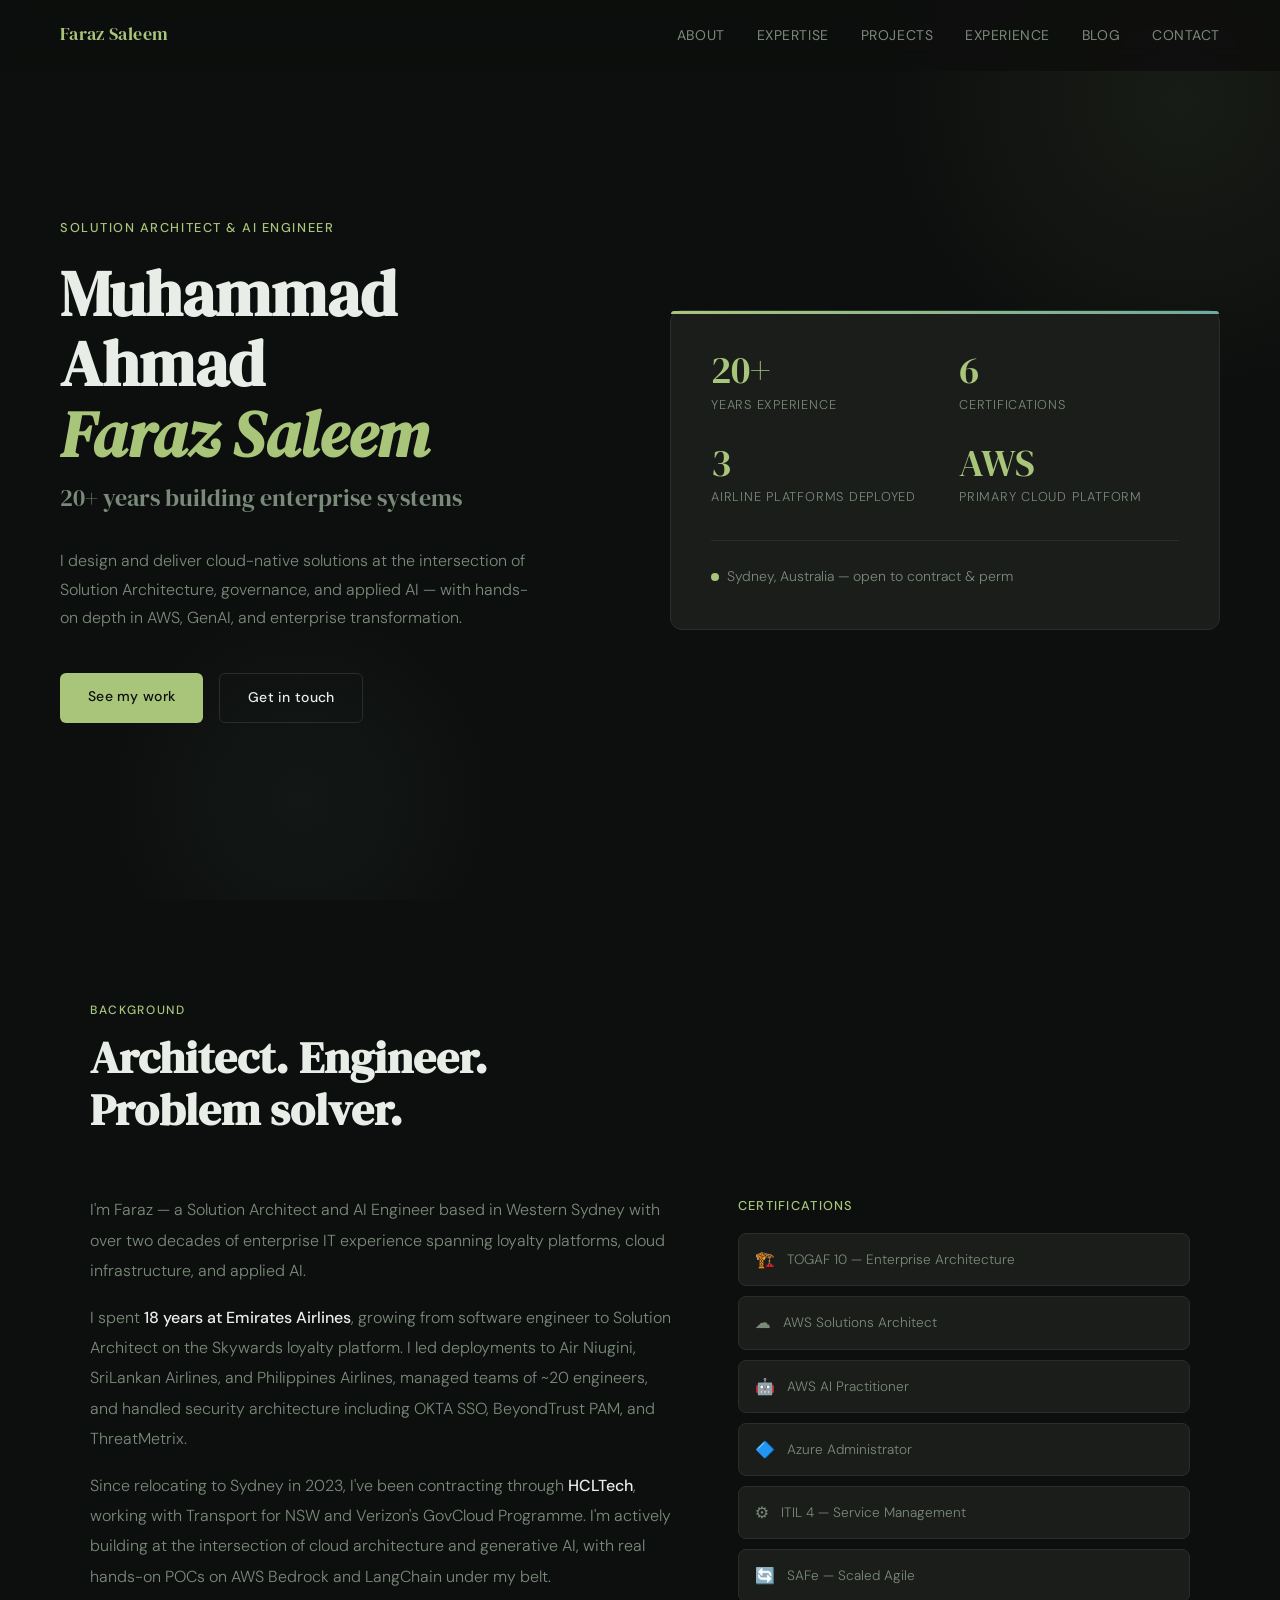
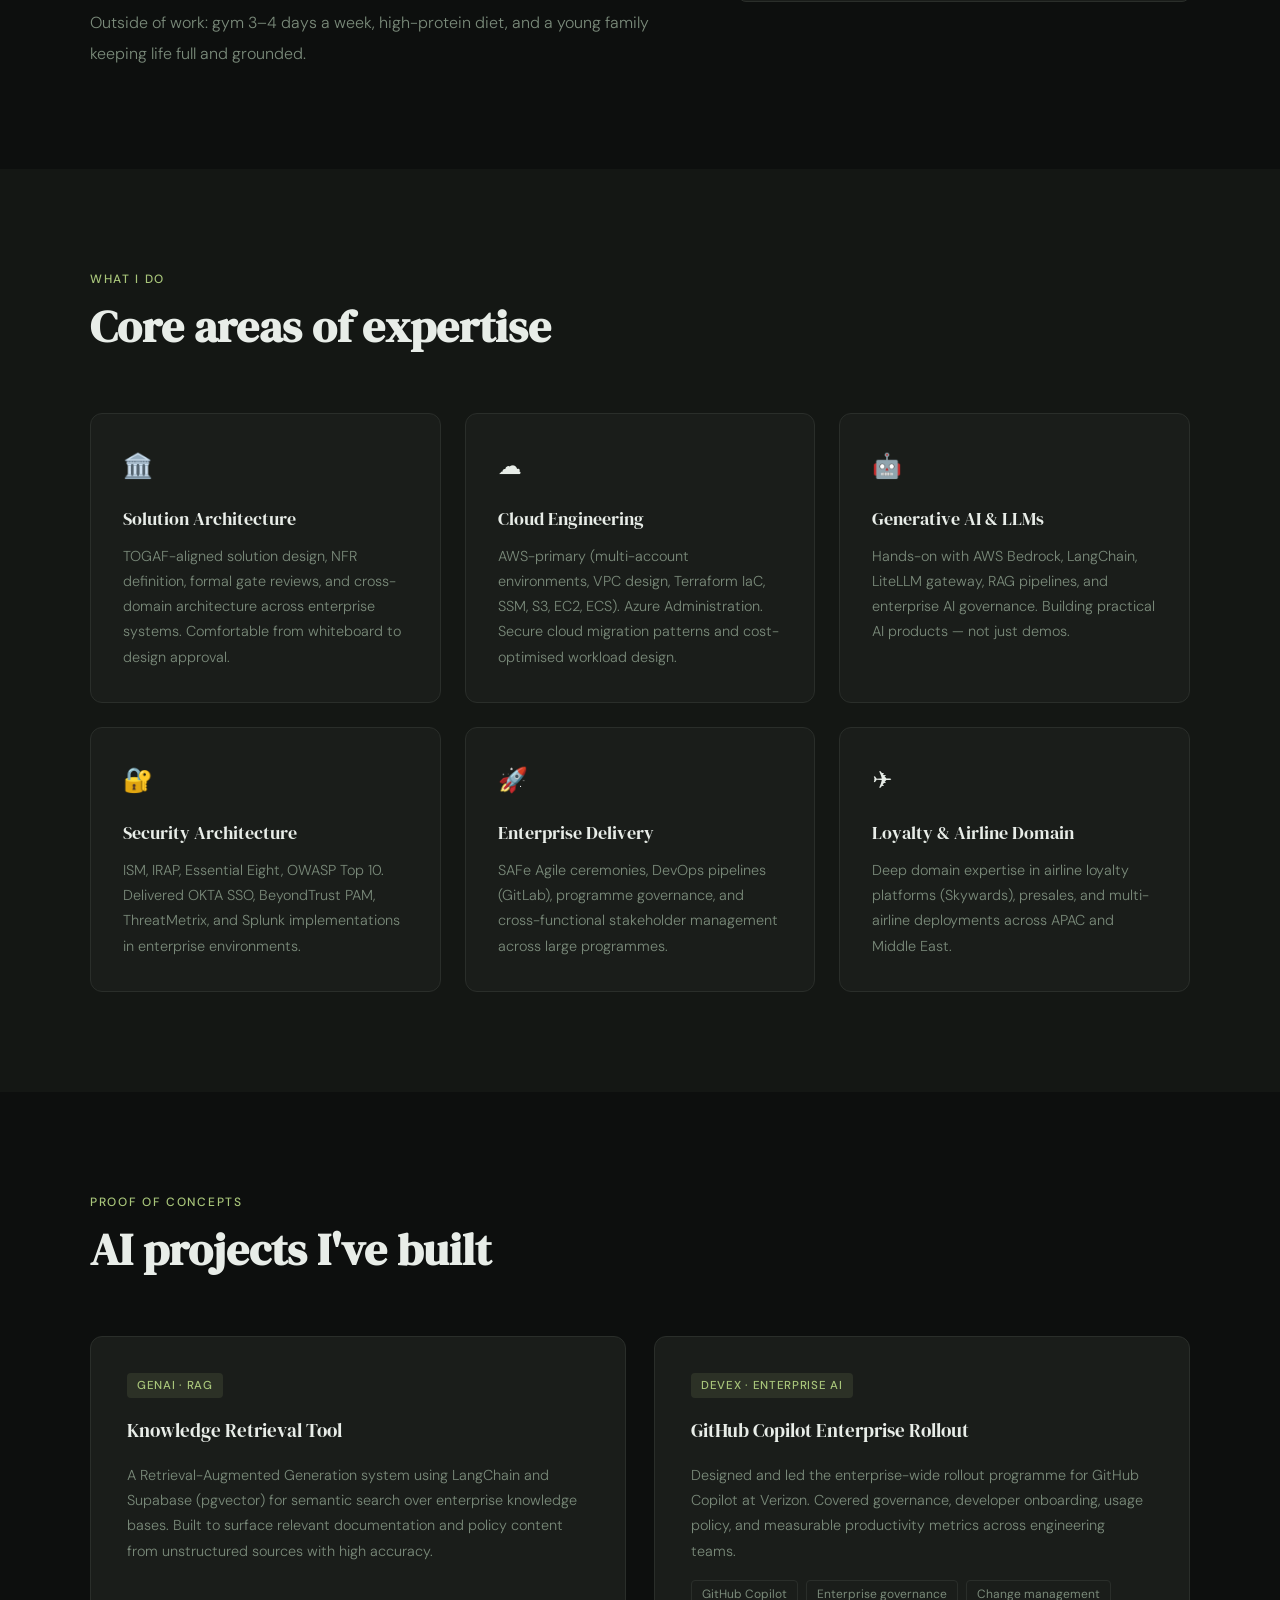
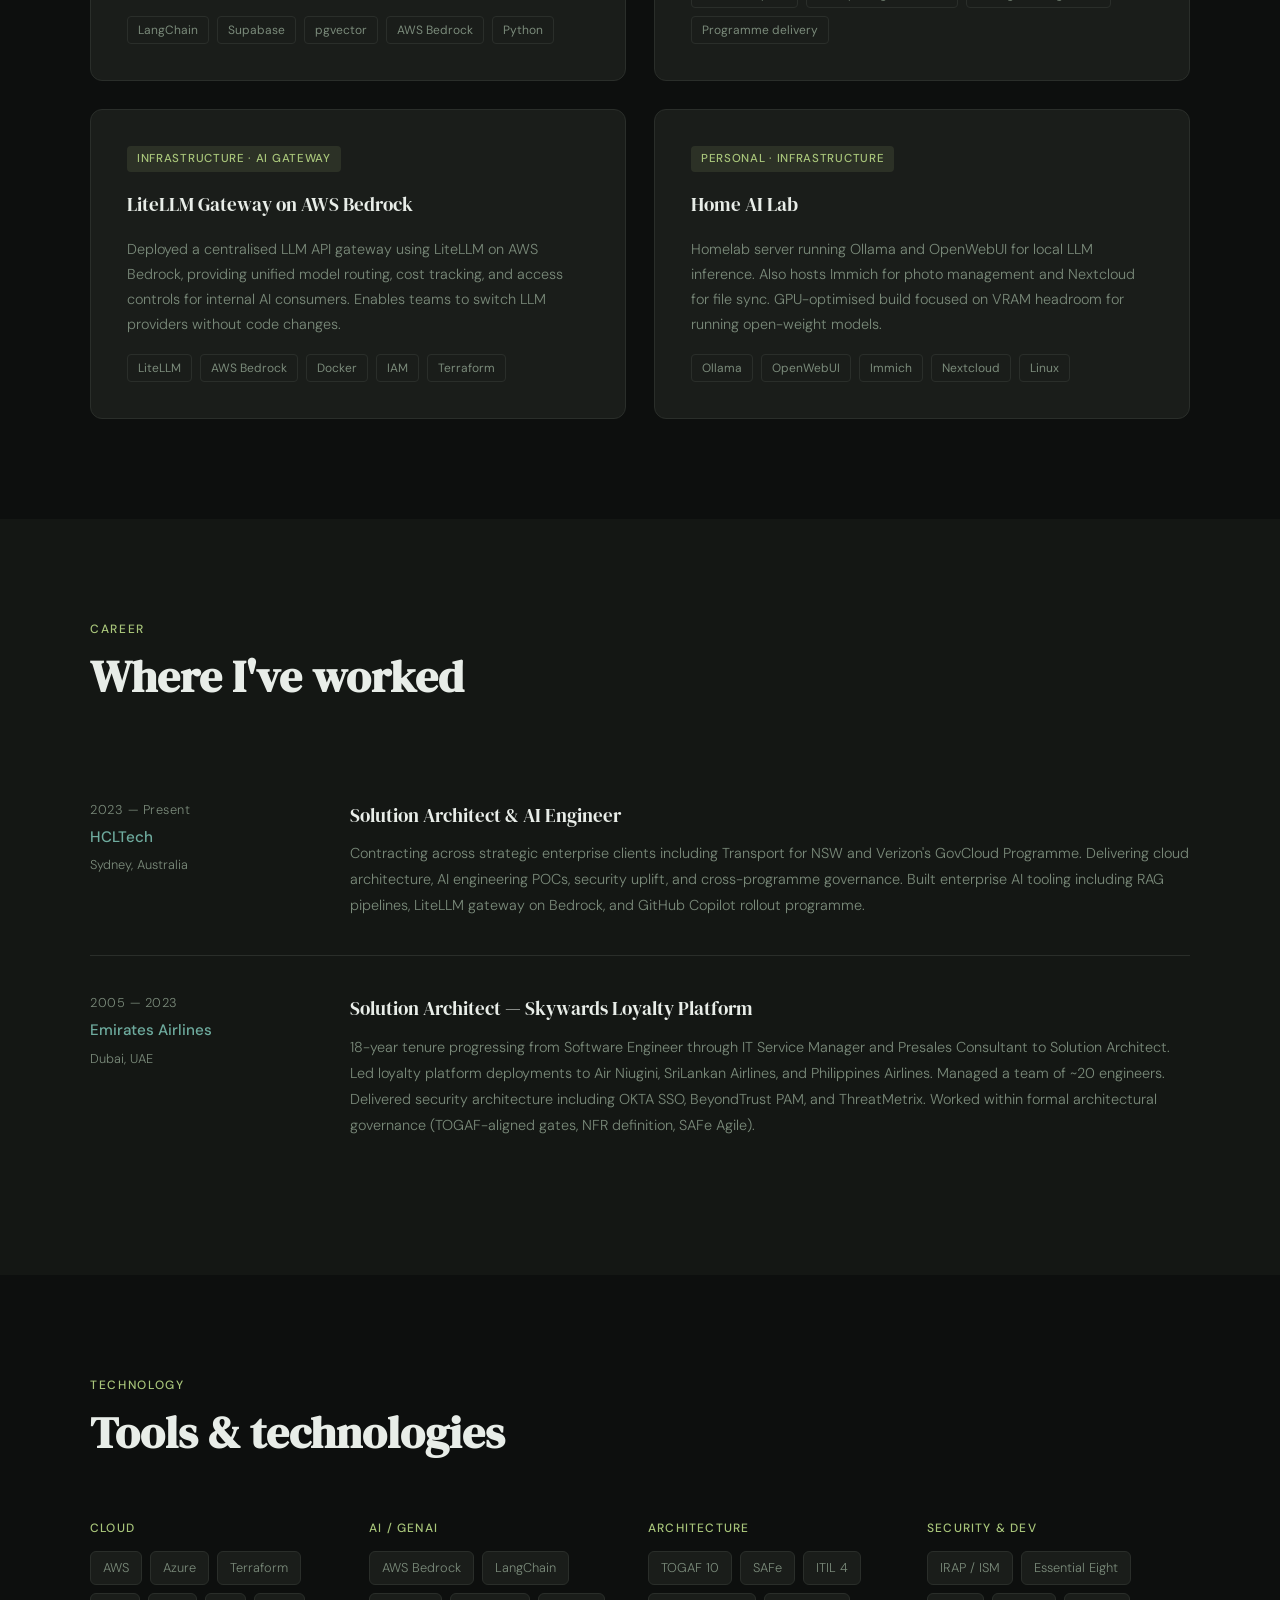
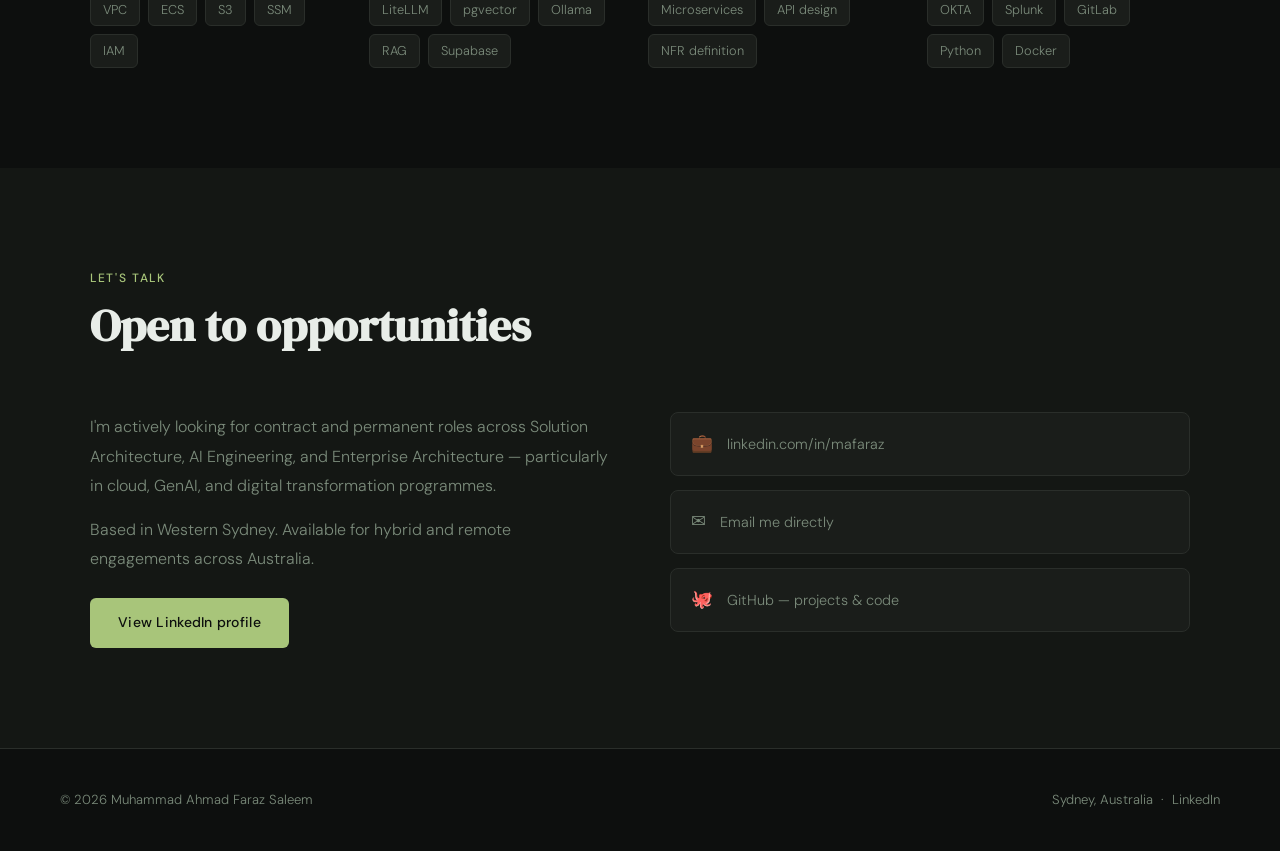
<file: index.html>
<!DOCTYPE html>
<html lang="en">
<head>
<meta charset="UTF-8">
<meta name="viewport" content="width=device-width, initial-scale=1.0">
<title>Faraz Saleem — Solution Architect & AI Engineer</title>
<link rel="preconnect" href="https://fonts.googleapis.com">
<link rel="preconnect" href="https://fonts.gstatic.com" crossorigin>
<link href="https://fonts.googleapis.com/css2?family=DM+Serif+Display:ital@0;1&family=DM+Sans:wght@300;400;500&display=swap" rel="stylesheet">
<style>
  *, *::before, *::after { box-sizing: border-box; margin: 0; padding: 0; }

  :root {
    --bg:       #0d0f0e;
    --bg2:      #141714;
    --surface:  #1a1d1a;
    --border:   #2a2e2a;
    --text:     #e8ede8;
    --muted:    #7a8a7a;
    --accent:   #a8c57a;
    --accent2:  #6eab9e;
    --warm:     #c9a96e;
    --radius:   12px;
    --serif:    'DM Serif Display', Georgia, serif;
    --sans:     'DM Sans', system-ui, sans-serif;
  }

  html { scroll-behavior: smooth; }

  body {
    background: var(--bg);
    color: var(--text);
    font-family: var(--sans);
    font-size: 16px;
    line-height: 1.7;
    font-weight: 300;
  }

  /* ── NAV ── */
  nav {
    position: fixed; top: 0; left: 0; right: 0; z-index: 100;
    display: flex; justify-content: space-between; align-items: center;
    padding: 20px 60px;
    background: rgba(13,15,14,0.85);
    backdrop-filter: blur(12px);
    border-bottom: 1px solid transparent;
    transition: border-color 0.3s;
  }
  nav.scrolled { border-color: var(--border); }
  .nav-logo {
    font-family: var(--serif);
    font-size: 1.1rem;
    letter-spacing: 0.02em;
    color: var(--accent);
    text-decoration: none;
  }
  .nav-links { display: flex; gap: 32px; list-style: none; }
  .nav-links a {
    color: var(--muted);
    text-decoration: none;
    font-size: 0.875rem;
    font-weight: 400;
    letter-spacing: 0.04em;
    text-transform: uppercase;
    transition: color 0.2s;
  }
  .nav-links a:hover { color: var(--text); }

  /* ── HERO ── */
  .hero {
    min-height: 100vh;
    display: grid;
    grid-template-columns: 1fr 1fr;
    align-items: center;
    padding: 120px 60px 80px;
    gap: 60px;
    position: relative;
    overflow: hidden;
  }
  .hero::before {
    content: '';
    position: absolute;
    top: -200px; right: -200px;
    width: 600px; height: 600px;
    background: radial-gradient(circle, rgba(168,197,122,0.07) 0%, transparent 70%);
    pointer-events: none;
  }
  .hero::after {
    content: '';
    position: absolute;
    bottom: -100px; left: 100px;
    width: 400px; height: 400px;
    background: radial-gradient(circle, rgba(110,171,158,0.06) 0%, transparent 70%);
    pointer-events: none;
  }

  .hero-text { position: relative; z-index: 1; }
  .hero-eyebrow {
    font-size: 0.8rem;
    letter-spacing: 0.12em;
    text-transform: uppercase;
    color: var(--accent);
    font-weight: 500;
    margin-bottom: 20px;
    opacity: 0;
    animation: fadeUp 0.6s ease forwards 0.1s;
  }
  .hero-name {
    font-family: var(--serif);
    font-size: clamp(2.8rem, 5vw, 4.2rem);
    line-height: 1.1;
    color: var(--text);
    margin-bottom: 8px;
    opacity: 0;
    animation: fadeUp 0.6s ease forwards 0.2s;
  }
  .hero-name em {
    font-style: italic;
    color: var(--accent);
  }
  .hero-title {
    font-family: var(--serif);
    font-size: clamp(1.1rem, 2vw, 1.5rem);
    color: var(--muted);
    font-weight: 400;
    margin-bottom: 28px;
    opacity: 0;
    animation: fadeUp 0.6s ease forwards 0.3s;
  }
  .hero-desc {
    color: var(--muted);
    font-size: 1rem;
    max-width: 480px;
    line-height: 1.8;
    margin-bottom: 40px;
    opacity: 0;
    animation: fadeUp 0.6s ease forwards 0.4s;
  }
  .hero-ctas {
    display: flex; gap: 16px; flex-wrap: wrap;
    opacity: 0;
    animation: fadeUp 0.6s ease forwards 0.5s;
  }
  .btn {
    display: inline-block;
    padding: 12px 28px;
    border-radius: 6px;
    font-family: var(--sans);
    font-size: 0.875rem;
    font-weight: 500;
    text-decoration: none;
    letter-spacing: 0.02em;
    transition: all 0.2s;
    cursor: pointer;
  }
  .btn-primary {
    background: var(--accent);
    color: #0d0f0e;
  }
  .btn-primary:hover { background: #bdd98e; transform: translateY(-1px); }
  .btn-outline {
    border: 1px solid var(--border);
    color: var(--text);
    background: transparent;
  }
  .btn-outline:hover { border-color: var(--accent); color: var(--accent); transform: translateY(-1px); }

  /* Hero right — stats card */
  .hero-card {
    background: var(--surface);
    border: 1px solid var(--border);
    border-radius: var(--radius);
    padding: 40px;
    position: relative;
    z-index: 1;
    opacity: 0;
    animation: fadeUp 0.7s ease forwards 0.5s;
  }
  .hero-card::before {
    content: '';
    position: absolute; top: 0; left: 0; right: 0;
    height: 3px;
    background: linear-gradient(90deg, var(--accent), var(--accent2));
    border-radius: var(--radius) var(--radius) 0 0;
  }
  .stats-grid {
    display: grid; grid-template-columns: 1fr 1fr; gap: 28px;
    margin-bottom: 32px;
  }
  .stat-item {}
  .stat-num {
    font-family: var(--serif);
    font-size: 2.4rem;
    color: var(--accent);
    line-height: 1;
    margin-bottom: 4px;
  }
  .stat-label { font-size: 0.8rem; color: var(--muted); text-transform: uppercase; letter-spacing: 0.06em; }
  .location-badge {
    display: flex; align-items: center; gap: 8px;
    color: var(--muted); font-size: 0.875rem;
    padding-top: 24px;
    border-top: 1px solid var(--border);
  }
  .dot { width: 8px; height: 8px; border-radius: 50%; background: var(--accent); flex-shrink: 0; animation: pulse 2s ease-in-out infinite; }

  @keyframes pulse { 0%,100%{ opacity:1; transform:scale(1); } 50%{ opacity:0.5; transform:scale(0.85); } }
  @keyframes fadeUp { from{ opacity:0; transform:translateY(18px); } to{ opacity:1; transform:translateY(0); } }

  /* ── SECTIONS ── */
  section { padding: 100px 60px; }
  .section-inner { max-width: 1100px; margin: 0 auto; }
  .section-label {
    font-size: 0.75rem;
    letter-spacing: 0.14em;
    text-transform: uppercase;
    color: var(--accent);
    font-weight: 500;
    margin-bottom: 12px;
  }
  .section-heading {
    font-family: var(--serif);
    font-size: clamp(2rem, 3.5vw, 2.8rem);
    color: var(--text);
    margin-bottom: 60px;
    line-height: 1.15;
  }

  /* ── ABOUT ── */
  .about-grid {
    display: grid;
    grid-template-columns: 1.3fr 1fr;
    gap: 60px;
    align-items: start;
  }
  .about-body { color: var(--muted); line-height: 1.9; }
  .about-body p + p { margin-top: 16px; }
  .about-body strong { color: var(--text); font-weight: 500; }
  .certs-list { display: flex; flex-direction: column; gap: 10px; }
  .cert-item {
    display: flex; align-items: center; gap: 12px;
    background: var(--surface);
    border: 1px solid var(--border);
    border-radius: 8px;
    padding: 12px 16px;
    font-size: 0.85rem;
    color: var(--muted);
    transition: border-color 0.2s;
  }
  .cert-item:hover { border-color: var(--accent2); }
  .cert-icon { font-size: 1rem; flex-shrink: 0; }

  /* ── EXPERTISE ── */
  #expertise { background: var(--bg2); }
  .expertise-grid { display: grid; grid-template-columns: repeat(3, 1fr); gap: 24px; }
  .expertise-card {
    background: var(--surface);
    border: 1px solid var(--border);
    border-radius: var(--radius);
    padding: 32px;
    transition: border-color 0.25s, transform 0.25s;
  }
  .expertise-card:hover { border-color: var(--accent2); transform: translateY(-3px); }
  .expertise-icon {
    font-size: 1.5rem;
    margin-bottom: 16px;
  }
  .expertise-title {
    font-family: var(--serif);
    font-size: 1.15rem;
    color: var(--text);
    margin-bottom: 10px;
  }
  .expertise-desc { font-size: 0.9rem; color: var(--muted); line-height: 1.75; }

  /* ── PROJECTS ── */
  .projects-grid { display: grid; grid-template-columns: repeat(2, 1fr); gap: 28px; }
  .project-card {
    background: var(--surface);
    border: 1px solid var(--border);
    border-radius: var(--radius);
    padding: 36px;
    display: flex; flex-direction: column; gap: 16px;
    transition: border-color 0.25s, transform 0.25s;
    position: relative; overflow: hidden;
  }
  .project-card::after {
    content: '';
    position: absolute; top: 0; left: 0; right: 0;
    height: 2px;
    background: linear-gradient(90deg, var(--accent), var(--accent2));
    opacity: 0;
    transition: opacity 0.25s;
  }
  .project-card:hover { border-color: var(--accent); transform: translateY(-3px); }
  .project-card:hover::after { opacity: 1; }
  .project-tag {
    display: inline-block;
    padding: 3px 10px;
    border-radius: 4px;
    font-size: 0.72rem;
    font-weight: 500;
    letter-spacing: 0.06em;
    text-transform: uppercase;
    background: rgba(168,197,122,0.12);
    color: var(--accent);
    width: fit-content;
  }
  .project-title { font-family: var(--serif); font-size: 1.2rem; color: var(--text); }
  .project-desc { font-size: 0.9rem; color: var(--muted); line-height: 1.75; flex: 1; }
  .project-stack { display: flex; flex-wrap: wrap; gap: 8px; }
  .stack-pill {
    padding: 3px 10px;
    border-radius: 4px;
    border: 1px solid var(--border);
    font-size: 0.75rem;
    color: var(--muted);
    font-weight: 400;
  }

  /* ── EXPERIENCE ── */
  #experience { background: var(--bg2); }
  .timeline { display: flex; flex-direction: column; gap: 0; }
  .timeline-item {
    display: grid;
    grid-template-columns: 220px 1fr;
    gap: 40px;
    padding: 36px 0;
    border-bottom: 1px solid var(--border);
    position: relative;
  }
  .timeline-item:last-child { border-bottom: none; }
  .timeline-meta { }
  .timeline-period { font-size: 0.8rem; color: var(--muted); letter-spacing: 0.04em; margin-bottom: 4px; }
  .timeline-org { font-size: 0.95rem; color: var(--accent2); font-weight: 500; }
  .timeline-location { font-size: 0.8rem; color: var(--muted); margin-top: 4px; }
  .timeline-role { font-family: var(--serif); font-size: 1.2rem; color: var(--text); margin-bottom: 10px; }
  .timeline-desc { font-size: 0.9rem; color: var(--muted); line-height: 1.8; }

  /* ── SKILLS ── */
  .skills-grid { display: grid; grid-template-columns: repeat(4, 1fr); gap: 16px; }
  .skill-group {}
  .skill-group-title { font-size: 0.75rem; color: var(--accent); letter-spacing: 0.1em; text-transform: uppercase; font-weight: 500; margin-bottom: 12px; }
  .skill-tags { display: flex; flex-wrap: wrap; gap: 8px; }
  .skill-tag {
    padding: 5px 12px;
    border-radius: 6px;
    border: 1px solid var(--border);
    font-size: 0.8rem;
    color: var(--muted);
    background: var(--surface);
    transition: border-color 0.2s, color 0.2s;
  }
  .skill-tag:hover { border-color: var(--accent2); color: var(--text); }

  /* ── CONTACT ── */
  #contact { background: var(--bg2); }
  .contact-grid { display: grid; grid-template-columns: 1fr 1fr; gap: 60px; align-items: start; }
  .contact-intro { color: var(--muted); font-size: 1rem; line-height: 1.85; }
  .contact-intro p + p { margin-top: 14px; }
  .contact-links { display: flex; flex-direction: column; gap: 14px; }
  .contact-link {
    display: flex; align-items: center; gap: 14px;
    padding: 16px 20px;
    background: var(--surface);
    border: 1px solid var(--border);
    border-radius: 8px;
    text-decoration: none;
    color: var(--muted);
    font-size: 0.9rem;
    transition: all 0.2s;
  }
  .contact-link:hover { border-color: var(--accent); color: var(--text); transform: translateX(4px); }
  .contact-link-icon { font-size: 1.1rem; }

  /* ── FOOTER ── */
  footer {
    padding: 40px 60px;
    border-top: 1px solid var(--border);
    display: flex; justify-content: space-between; align-items: center;
    color: var(--muted); font-size: 0.82rem;
  }
  footer a { color: var(--muted); text-decoration: none; transition: color 0.2s; }
  footer a:hover { color: var(--accent); }

  /* ── RESPONSIVE ── */
  @media (max-width: 900px) {
    nav { padding: 18px 24px; }
    .nav-links { gap: 20px; }
    .hero { grid-template-columns: 1fr; padding: 100px 24px 60px; }
    .hero-card { display: none; }
    section { padding: 70px 24px; }
    .about-grid { grid-template-columns: 1fr; }
    .expertise-grid { grid-template-columns: 1fr 1fr; }
    .projects-grid { grid-template-columns: 1fr; }
    .skills-grid { grid-template-columns: 1fr 1fr; }
    .contact-grid { grid-template-columns: 1fr; }
    .timeline-item { grid-template-columns: 1fr; gap: 8px; }
    footer { flex-direction: column; gap: 12px; text-align: center; }
  }
  @media (max-width: 600px) {
    .expertise-grid { grid-template-columns: 1fr; }
    .skills-grid { grid-template-columns: 1fr; }
    .nav-links { display: none; }
  }
</style>
</head>
<body>

<!-- NAV -->
<nav id="navbar">
  <a class="nav-logo" href="#">Faraz Saleem</a>
  <ul class="nav-links">
    <li><a href="#about">About</a></li>
    <li><a href="#expertise">Expertise</a></li>
    <li><a href="#projects">Projects</a></li>
    <li><a href="#experience">Experience</a></li>
    <li><a href="/blog/">Blog</a></li>
    <li><a href="#contact">Contact</a></li>
  </ul>
</nav>

<!-- HERO -->
<section class="hero" id="home">
  <div class="hero-text">
    <p class="hero-eyebrow">Solution Architect &amp; AI Engineer</p>
    <h1 class="hero-name">Muhammad Ahmad<br><em>Faraz Saleem</em></h1>
    <p class="hero-title">20+ years building enterprise systems</p>
    <p class="hero-desc">
      I design and deliver cloud-native solutions at the intersection of Solution Architecture, governance, and applied AI — with hands-on depth in AWS, GenAI, and enterprise transformation.
    </p>
    <div class="hero-ctas">
      <a href="#projects" class="btn btn-primary">See my work</a>
      <a href="#contact" class="btn btn-outline">Get in touch</a>
    </div>
  </div>
  <div class="hero-card">
    <div class="stats-grid">
      <div class="stat-item">
        <div class="stat-num">20+</div>
        <div class="stat-label">Years experience</div>
      </div>
      <div class="stat-item">
        <div class="stat-num">6</div>
        <div class="stat-label">Certifications</div>
      </div>
      <div class="stat-item">
        <div class="stat-num">3</div>
        <div class="stat-label">Airline platforms deployed</div>
      </div>
      <div class="stat-item">
        <div class="stat-num">AWS</div>
        <div class="stat-label">Primary cloud platform</div>
      </div>
    </div>
    <div class="location-badge">
      <span class="dot"></span>
      Sydney, Australia — open to contract &amp; perm
    </div>
  </div>
</section>

<!-- ABOUT -->
<section id="about">
  <div class="section-inner">
    <p class="section-label">Background</p>
    <h2 class="section-heading">Architect. Engineer.<br>Problem solver.</h2>
    <div class="about-grid">
      <div class="about-body">
        <p>
          I'm Faraz — a Solution Architect and AI Engineer based in Western Sydney with over two decades of enterprise IT experience spanning loyalty platforms, cloud infrastructure, and applied AI.
        </p>
        <p>
          I spent <strong>18 years at Emirates Airlines</strong>, growing from software engineer to Solution Architect on the Skywards loyalty platform. I led deployments to Air Niugini, SriLankan Airlines, and Philippines Airlines, managed teams of ~20 engineers, and handled security architecture including OKTA SSO, BeyondTrust PAM, and ThreatMetrix.
        </p>
        <p>
          Since relocating to Sydney in 2023, I've been contracting through <strong>HCLTech</strong>, working with Transport for NSW and Verizon's GovCloud Programme. I'm actively building at the intersection of cloud architecture and generative AI, with real hands-on POCs on AWS Bedrock and LangChain under my belt.
        </p>
        <p>
          Outside of work: gym 3–4 days a week, high-protein diet, and a young family keeping life full and grounded.
        </p>
      </div>
      <div>
        <p style="font-size:0.8rem;letter-spacing:0.1em;text-transform:uppercase;color:var(--accent);font-weight:500;margin-bottom:16px;">Certifications</p>
        <div class="certs-list">
          <div class="cert-item"><span class="cert-icon">🏗️</span> TOGAF 10 — Enterprise Architecture</div>
          <div class="cert-item"><span class="cert-icon">☁️</span> AWS Solutions Architect</div>
          <div class="cert-item"><span class="cert-icon">🤖</span> AWS AI Practitioner</div>
          <div class="cert-item"><span class="cert-icon">🔷</span> Azure Administrator</div>
          <div class="cert-item"><span class="cert-icon">⚙️</span> ITIL 4 — Service Management</div>
          <div class="cert-item"><span class="cert-icon">🔄</span> SAFe — Scaled Agile</div>
        </div>
      </div>
    </div>
  </div>
</section>

<!-- EXPERTISE -->
<section id="expertise">
  <div class="section-inner">
    <p class="section-label">What I do</p>
    <h2 class="section-heading">Core areas of expertise</h2>
    <div class="expertise-grid">
      <div class="expertise-card">
        <div class="expertise-icon">🏛️</div>
        <div class="expertise-title">Solution Architecture</div>
        <div class="expertise-desc">TOGAF-aligned solution design, NFR definition, formal gate reviews, and cross-domain architecture across enterprise systems. Comfortable from whiteboard to design approval.</div>
      </div>
      <div class="expertise-card">
        <div class="expertise-icon">☁️</div>
        <div class="expertise-title">Cloud Engineering</div>
        <div class="expertise-desc">AWS-primary (multi-account environments, VPC design, Terraform IaC, SSM, S3, EC2, ECS). Azure Administration. Secure cloud migration patterns and cost-optimised workload design.</div>
      </div>
      <div class="expertise-card">
        <div class="expertise-icon">🤖</div>
        <div class="expertise-title">Generative AI & LLMs</div>
        <div class="expertise-desc">Hands-on with AWS Bedrock, LangChain, LiteLLM gateway, RAG pipelines, and enterprise AI governance. Building practical AI products — not just demos.</div>
      </div>
      <div class="expertise-card">
        <div class="expertise-icon">🔐</div>
        <div class="expertise-title">Security Architecture</div>
        <div class="expertise-desc">ISM, IRAP, Essential Eight, OWASP Top 10. Delivered OKTA SSO, BeyondTrust PAM, ThreatMetrix, and Splunk implementations in enterprise environments.</div>
      </div>
      <div class="expertise-card">
        <div class="expertise-icon">🚀</div>
        <div class="expertise-title">Enterprise Delivery</div>
        <div class="expertise-desc">SAFe Agile ceremonies, DevOps pipelines (GitLab), programme governance, and cross-functional stakeholder management across large programmes.</div>
      </div>
      <div class="expertise-card">
        <div class="expertise-icon">✈️</div>
        <div class="expertise-title">Loyalty & Airline Domain</div>
        <div class="expertise-desc">Deep domain expertise in airline loyalty platforms (Skywards), presales, and multi-airline deployments across APAC and Middle East.</div>
      </div>
    </div>
  </div>
</section>

<!-- PROJECTS -->
<section id="projects">
  <div class="section-inner">
    <p class="section-label">Proof of concepts</p>
    <h2 class="section-heading">AI projects I've built</h2>
    <div class="projects-grid">
      <div class="project-card">
        <span class="project-tag">GenAI · RAG</span>
        <div class="project-title">Knowledge Retrieval Tool</div>
        <div class="project-desc">
          A Retrieval-Augmented Generation system using LangChain and Supabase (pgvector) for semantic search over enterprise knowledge bases. Built to surface relevant documentation and policy content from unstructured sources with high accuracy.
        </div>
        <div class="project-stack">
          <span class="stack-pill">LangChain</span>
          <span class="stack-pill">Supabase</span>
          <span class="stack-pill">pgvector</span>
          <span class="stack-pill">AWS Bedrock</span>
          <span class="stack-pill">Python</span>
        </div>
      </div>
      <div class="project-card">
        <span class="project-tag">DevEx · Enterprise AI</span>
        <div class="project-title">GitHub Copilot Enterprise Rollout</div>
        <div class="project-desc">
          Designed and led the enterprise-wide rollout programme for GitHub Copilot at Verizon. Covered governance, developer onboarding, usage policy, and measurable productivity metrics across engineering teams.
        </div>
        <div class="project-stack">
          <span class="stack-pill">GitHub Copilot</span>
          <span class="stack-pill">Enterprise governance</span>
          <span class="stack-pill">Change management</span>
          <span class="stack-pill">Programme delivery</span>
        </div>
      </div>
      <div class="project-card">
        <span class="project-tag">Infrastructure · AI Gateway</span>
        <div class="project-title">LiteLLM Gateway on AWS Bedrock</div>
        <div class="project-desc">
          Deployed a centralised LLM API gateway using LiteLLM on AWS Bedrock, providing unified model routing, cost tracking, and access controls for internal AI consumers. Enables teams to switch LLM providers without code changes.
        </div>
        <div class="project-stack">
          <span class="stack-pill">LiteLLM</span>
          <span class="stack-pill">AWS Bedrock</span>
          <span class="stack-pill">Docker</span>
          <span class="stack-pill">IAM</span>
          <span class="stack-pill">Terraform</span>
        </div>
      </div>
      <div class="project-card">
        <span class="project-tag">Personal · Infrastructure</span>
        <div class="project-title">Home AI Lab</div>
        <div class="project-desc">
          Homelab server running Ollama and OpenWebUI for local LLM inference. Also hosts Immich for photo management and Nextcloud for file sync. GPU-optimised build focused on VRAM headroom for running open-weight models.
        </div>
        <div class="project-stack">
          <span class="stack-pill">Ollama</span>
          <span class="stack-pill">OpenWebUI</span>
          <span class="stack-pill">Immich</span>
          <span class="stack-pill">Nextcloud</span>
          <span class="stack-pill">Linux</span>
        </div>
      </div>
    </div>
  </div>
</section>

<!-- EXPERIENCE -->
<section id="experience">
  <div class="section-inner">
    <p class="section-label">Career</p>
    <h2 class="section-heading">Where I've worked</h2>
    <div class="timeline">
      <div class="timeline-item">
        <div class="timeline-meta">
          <div class="timeline-period">2023 — Present</div>
          <div class="timeline-org">HCLTech</div>
          <div class="timeline-location">Sydney, Australia</div>
        </div>
        <div>
          <div class="timeline-role">Solution Architect &amp; AI Engineer</div>
          <div class="timeline-desc">Contracting across strategic enterprise clients including Transport for NSW and Verizon's GovCloud Programme. Delivering cloud architecture, AI engineering POCs, security uplift, and cross-programme governance. Built enterprise AI tooling including RAG pipelines, LiteLLM gateway on Bedrock, and GitHub Copilot rollout programme.</div>
        </div>
      </div>
      <div class="timeline-item">
        <div class="timeline-meta">
          <div class="timeline-period">2005 — 2023</div>
          <div class="timeline-org">Emirates Airlines</div>
          <div class="timeline-location">Dubai, UAE</div>
        </div>
        <div>
          <div class="timeline-role">Solution Architect — Skywards Loyalty Platform</div>
          <div class="timeline-desc">18-year tenure progressing from Software Engineer through IT Service Manager and Presales Consultant to Solution Architect. Led loyalty platform deployments to Air Niugini, SriLankan Airlines, and Philippines Airlines. Managed a team of ~20 engineers. Delivered security architecture including OKTA SSO, BeyondTrust PAM, and ThreatMetrix. Worked within formal architectural governance (TOGAF-aligned gates, NFR definition, SAFe Agile).</div>
        </div>
      </div>
    </div>
  </div>
</section>

<!-- SKILLS -->
<section id="skills">
  <div class="section-inner">
    <p class="section-label">Technology</p>
    <h2 class="section-heading">Tools &amp; technologies</h2>
    <div class="skills-grid">
      <div class="skill-group">
        <div class="skill-group-title">Cloud</div>
        <div class="skill-tags">
          <span class="skill-tag">AWS</span>
          <span class="skill-tag">Azure</span>
          <span class="skill-tag">Terraform</span>
          <span class="skill-tag">VPC</span>
          <span class="skill-tag">ECS</span>
          <span class="skill-tag">S3</span>
          <span class="skill-tag">SSM</span>
          <span class="skill-tag">IAM</span>
        </div>
      </div>
      <div class="skill-group">
        <div class="skill-group-title">AI / GenAI</div>
        <div class="skill-tags">
          <span class="skill-tag">AWS Bedrock</span>
          <span class="skill-tag">LangChain</span>
          <span class="skill-tag">LiteLLM</span>
          <span class="skill-tag">pgvector</span>
          <span class="skill-tag">Ollama</span>
          <span class="skill-tag">RAG</span>
          <span class="skill-tag">Supabase</span>
        </div>
      </div>
      <div class="skill-group">
        <div class="skill-group-title">Architecture</div>
        <div class="skill-tags">
          <span class="skill-tag">TOGAF 10</span>
          <span class="skill-tag">SAFe</span>
          <span class="skill-tag">ITIL 4</span>
          <span class="skill-tag">Microservices</span>
          <span class="skill-tag">API design</span>
          <span class="skill-tag">NFR definition</span>
        </div>
      </div>
      <div class="skill-group">
        <div class="skill-group-title">Security &amp; Dev</div>
        <div class="skill-tags">
          <span class="skill-tag">IRAP / ISM</span>
          <span class="skill-tag">Essential Eight</span>
          <span class="skill-tag">OKTA</span>
          <span class="skill-tag">Splunk</span>
          <span class="skill-tag">GitLab</span>
          <span class="skill-tag">Python</span>
          <span class="skill-tag">Docker</span>
        </div>
      </div>
    </div>
  </div>
</section>

<!-- CONTACT -->
<section id="contact">
  <div class="section-inner">
    <p class="section-label">Let's talk</p>
    <h2 class="section-heading">Open to opportunities</h2>
    <div class="contact-grid">
      <div class="contact-intro">
        <p>
          I'm actively looking for contract and permanent roles across Solution Architecture, AI Engineering, and Enterprise Architecture — particularly in cloud, GenAI, and digital transformation programmes.
        </p>
        <p>
          Based in Western Sydney. Available for hybrid and remote engagements across Australia.
        </p>
        <p style="margin-top:24px;">
          <a href="https://linkedin.com/in/mafaraz" target="_blank" rel="noopener" class="btn btn-primary">View LinkedIn profile</a>
        </p>
      </div>
      <div class="contact-links">
        <a href="https://linkedin.com/in/mafaraz" target="_blank" rel="noopener" class="contact-link">
          <span class="contact-link-icon">💼</span>
          linkedin.com/in/mafaraz
        </a>
        <a href="mailto:faraz@example.com" class="contact-link">
          <span class="contact-link-icon">✉️</span>
          Email me directly
        </a>
        <a href="https://github.com/" target="_blank" rel="noopener" class="contact-link">
          <span class="contact-link-icon">🐙</span>
          GitHub — projects &amp; code
        </a>
      </div>
    </div>
  </div>
</section>

<!-- FOOTER -->
<footer>
  <span>© 2026 Muhammad Ahmad Faraz Saleem</span>
  <span>Sydney, Australia &nbsp;·&nbsp; <a href="https://linkedin.com/in/mafaraz" target="_blank" rel="noopener">LinkedIn</a></span>
</footer>

<script>
  // Navbar scroll class
  const navbar = document.getElementById('navbar');
  window.addEventListener('scroll', () => {
    navbar.classList.toggle('scrolled', window.scrollY > 20);
  });
</script>

</body>
</html>
</file>
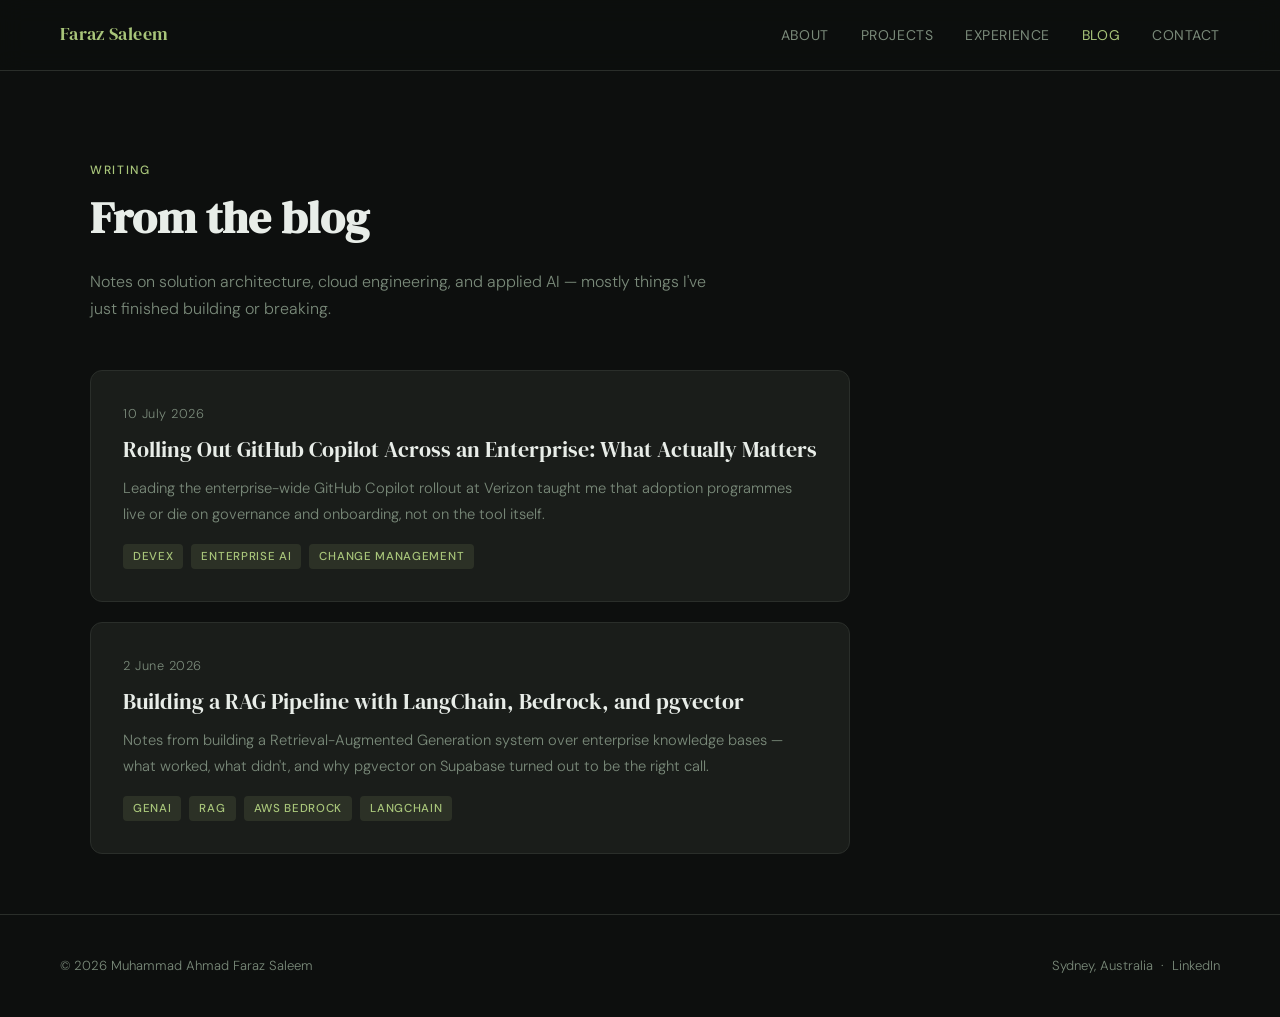
<file: blog/index.html>
<!DOCTYPE html>
<html lang="en">
<head>
<meta charset="UTF-8">
<meta name="viewport" content="width=device-width, initial-scale=1.0">
<title>Blog — Faraz Saleem</title>
<meta name="description" content="Notes on solution architecture, cloud engineering, and applied AI from Faraz Saleem.">
<link rel="preconnect" href="https://fonts.googleapis.com">
<link rel="preconnect" href="https://fonts.gstatic.com" crossorigin>
<link href="https://fonts.googleapis.com/css2?family=DM+Serif+Display:ital@0;1&family=DM+Sans:wght@300;400;500&display=swap" rel="stylesheet">
<link rel="stylesheet" href="/assets/site.css">
<link rel="stylesheet" href="/assets/blog.css">
</head>
<body>

<!-- NAV -->
<nav id="navbar">
  <a class="nav-logo" href="/">Faraz Saleem</a>
  <ul class="nav-links">
    <li><a href="/#about">About</a></li>
    <li><a href="/#projects">Projects</a></li>
    <li><a href="/#experience">Experience</a></li>
    <li><a href="/blog/" class="active">Blog</a></li>
    <li><a href="/#contact">Contact</a></li>
  </ul>
</nav>

<main>
  <section id="blog">
    <div class="section-inner">
      <p class="section-label">Writing</p>
      <h2 class="section-heading">From the blog</h2>
      <p class="section-desc">Notes on solution architecture, cloud engineering, and applied AI — mostly things I've just finished building or breaking.</p>
      <div class="post-list" id="post-list">
        <p class="post-empty">Loading posts…</p>
      </div>
    </div>
  </section>
</main>

<!-- FOOTER -->
<footer>
  <span>© 2026 Muhammad Ahmad Faraz Saleem</span>
  <span>Sydney, Australia &nbsp;·&nbsp; <a href="https://linkedin.com/in/mafaraz" target="_blank" rel="noopener">LinkedIn</a></span>
</footer>

<script src="/assets/blog.js"></script>
<script>
  renderPostList(document.getElementById('post-list'));
</script>

</body>
</html>
</file>
<file: assets/site.css>
/* Shared design tokens and layout primitives, matching index.html's look and feel. */

*, *::before, *::after { box-sizing: border-box; margin: 0; padding: 0; }

:root {
  --bg:       #0d0f0e;
  --bg2:      #141714;
  --surface:  #1a1d1a;
  --border:   #2a2e2a;
  --text:     #e8ede8;
  --muted:    #7a8a7a;
  --accent:   #a8c57a;
  --accent2:  #6eab9e;
  --warm:     #c9a96e;
  --radius:   12px;
  --serif:    'DM Serif Display', Georgia, serif;
  --sans:     'DM Sans', system-ui, sans-serif;
}

html { scroll-behavior: smooth; }

body {
  background: var(--bg);
  color: var(--text);
  font-family: var(--sans);
  font-size: 16px;
  line-height: 1.7;
  font-weight: 300;
}

/* ── NAV ── */
nav {
  position: fixed; top: 0; left: 0; right: 0; z-index: 100;
  display: flex; justify-content: space-between; align-items: center;
  padding: 20px 60px;
  background: rgba(13,15,14,0.85);
  backdrop-filter: blur(12px);
  border-bottom: 1px solid var(--border);
}
.nav-logo {
  font-family: var(--serif);
  font-size: 1.1rem;
  letter-spacing: 0.02em;
  color: var(--accent);
  text-decoration: none;
}
.nav-links { display: flex; gap: 32px; list-style: none; }
.nav-links a {
  color: var(--muted);
  text-decoration: none;
  font-size: 0.875rem;
  font-weight: 400;
  letter-spacing: 0.04em;
  text-transform: uppercase;
  transition: color 0.2s;
}
.nav-links a:hover, .nav-links a.active { color: var(--text); }
.nav-links a.active { color: var(--accent); }

/* ── SECTIONS ── */
main { padding-top: 100px; }
section { padding: 60px; }
.section-inner { max-width: 1100px; margin: 0 auto; }
.section-label {
  font-size: 0.75rem;
  letter-spacing: 0.14em;
  text-transform: uppercase;
  color: var(--accent);
  font-weight: 500;
  margin-bottom: 12px;
}
.section-heading {
  font-family: var(--serif);
  font-size: clamp(2rem, 3.5vw, 2.8rem);
  color: var(--text);
  margin-bottom: 24px;
  line-height: 1.15;
}
.section-desc {
  color: var(--muted);
  font-size: 1rem;
  max-width: 640px;
  margin-bottom: 48px;
}

.btn {
  display: inline-block;
  padding: 12px 28px;
  border-radius: 6px;
  font-family: var(--sans);
  font-size: 0.875rem;
  font-weight: 500;
  text-decoration: none;
  letter-spacing: 0.02em;
  transition: all 0.2s;
  cursor: pointer;
  border: 1px solid var(--border);
  color: var(--text);
  background: transparent;
}
.btn:hover { border-color: var(--accent); color: var(--accent); transform: translateY(-1px); }

/* ── FOOTER ── */
footer {
  padding: 40px 60px;
  border-top: 1px solid var(--border);
  display: flex; justify-content: space-between; align-items: center;
  color: var(--muted); font-size: 0.82rem;
}
footer a { color: var(--muted); text-decoration: none; transition: color 0.2s; }
footer a:hover { color: var(--accent); }

@media (max-width: 900px) {
  nav { padding: 18px 24px; }
  .nav-links { gap: 20px; }
  section { padding: 40px 24px; }
  footer { flex-direction: column; gap: 12px; text-align: center; padding: 32px 24px; }
}
@media (max-width: 600px) {
  .nav-links { display: none; }
}
</file>
<file: assets/blog.css>
/* Blog-specific components, built on top of site.css tokens. */

.post-list { display: flex; flex-direction: column; gap: 20px; max-width: 760px; }
.post-card {
  display: block;
  background: var(--surface);
  border: 1px solid var(--border);
  border-radius: var(--radius);
  padding: 32px;
  text-decoration: none;
  transition: border-color 0.25s, transform 0.25s;
}
.post-card:hover { border-color: var(--accent2); transform: translateY(-2px); }
.post-card-meta {
  font-size: 0.8rem;
  color: var(--muted);
  letter-spacing: 0.04em;
  margin-bottom: 10px;
}
.post-card-title {
  font-family: var(--serif);
  font-size: 1.4rem;
  font-weight: 400;
  color: var(--text);
  margin-bottom: 12px;
  line-height: 1.3;
}
.post-card-excerpt { font-size: 0.92rem; color: var(--muted); line-height: 1.75; }
.post-empty { color: var(--muted); }

.post-tags { display: flex; flex-wrap: wrap; gap: 8px; margin-top: 16px; }
.tag-pill {
  padding: 3px 10px;
  border-radius: 4px;
  font-size: 0.72rem;
  font-weight: 500;
  letter-spacing: 0.06em;
  text-transform: uppercase;
  background: rgba(168,197,122,0.12);
  color: var(--accent);
}

/* ── Single post ── */
.post-header { max-width: 720px; margin-bottom: 40px; }
.post-title {
  font-family: var(--serif);
  font-size: clamp(1.8rem, 4vw, 2.6rem);
  line-height: 1.2;
  color: var(--text);
  margin: 8px 0 4px;
}
.post-body {
  max-width: 720px;
  color: var(--muted);
  font-size: 1.02rem;
  line-height: 1.85;
}
.post-body h1, .post-body h2, .post-body h3, .post-body h4 {
  font-family: var(--serif);
  color: var(--text);
  line-height: 1.3;
  margin: 40px 0 16px;
}
.post-body h1 { font-size: 1.8rem; }
.post-body h2 { font-size: 1.5rem; }
.post-body h3 { font-size: 1.2rem; }
.post-body p { margin: 0 0 20px; }
.post-body a { color: var(--accent2); text-decoration: underline; text-decoration-color: var(--border); text-underline-offset: 3px; }
.post-body a:hover { color: var(--accent); }
.post-body strong { color: var(--text); font-weight: 500; }
.post-body em { color: var(--text); }
.post-body ul, .post-body ol { margin: 0 0 20px; padding-left: 24px; }
.post-body li { margin-bottom: 8px; }
.post-body blockquote {
  border-left: 3px solid var(--accent2);
  padding: 4px 0 4px 20px;
  margin: 0 0 20px;
  color: var(--text);
  font-style: italic;
}
.post-body code {
  font-family: 'SFMono-Regular', Consolas, monospace;
  font-size: 0.85em;
  background: var(--surface);
  border: 1px solid var(--border);
  border-radius: 4px;
  padding: 2px 6px;
  color: var(--warm);
}
.post-body pre {
  background: var(--surface);
  border: 1px solid var(--border);
  border-radius: 8px;
  padding: 20px;
  overflow-x: auto;
  margin: 0 0 20px;
}
.post-body pre code { background: none; border: none; padding: 0; color: var(--text); }
.post-body img { max-width: 100%; border-radius: var(--radius); margin: 12px 0; }
.post-body hr { border: none; border-top: 1px solid var(--border); margin: 32px 0; }

.post-footer-nav { max-width: 720px; margin-top: 48px; padding-top: 24px; border-top: 1px solid var(--border); }
</file>
